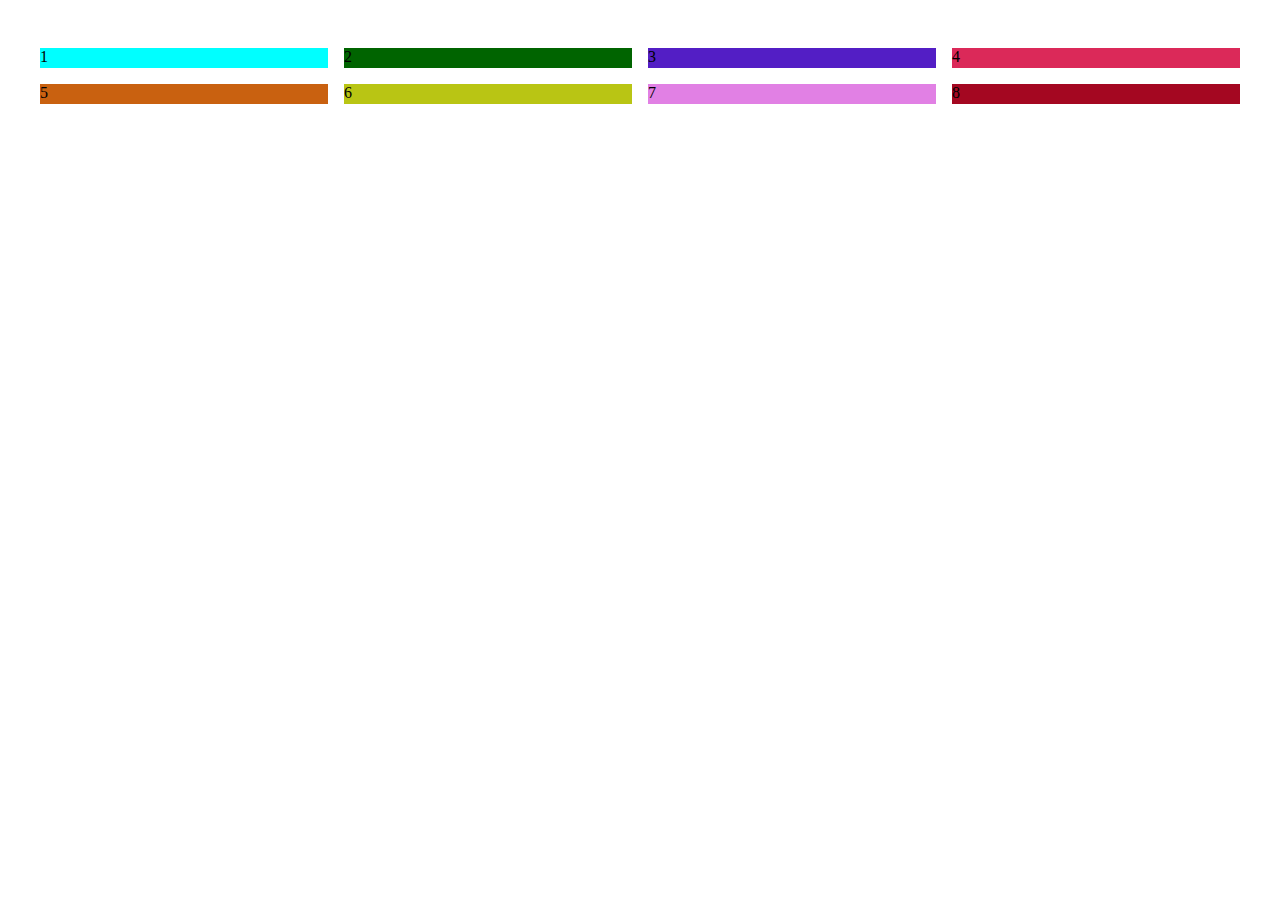
<file: 1/Index.html>
<!DOCTYPE html>
<html lang="en">
<head>
    <meta charset="UTF-8">
    <meta http-equiv="X-UA-Compatible" content="IE=edge">
    <meta name="viewport" content="width=device-width, initial-scale=1.0">
    <link rel="stylesheet" href="style.css">
    <title>Color</title>
</head>
<body>
    <div class="box">
    <div class="Colors">1</div>
    <div class="Colors">2</div>
    <div class="Colors">3</div>
    <div class="Colors">4</div>
    <div class="Colors">5</div>
    <div class="Colors">6</div>
    <div class="Colors">7</div>
    <div class="Colors">8</div>
</div>
</body>
</html>
</file>
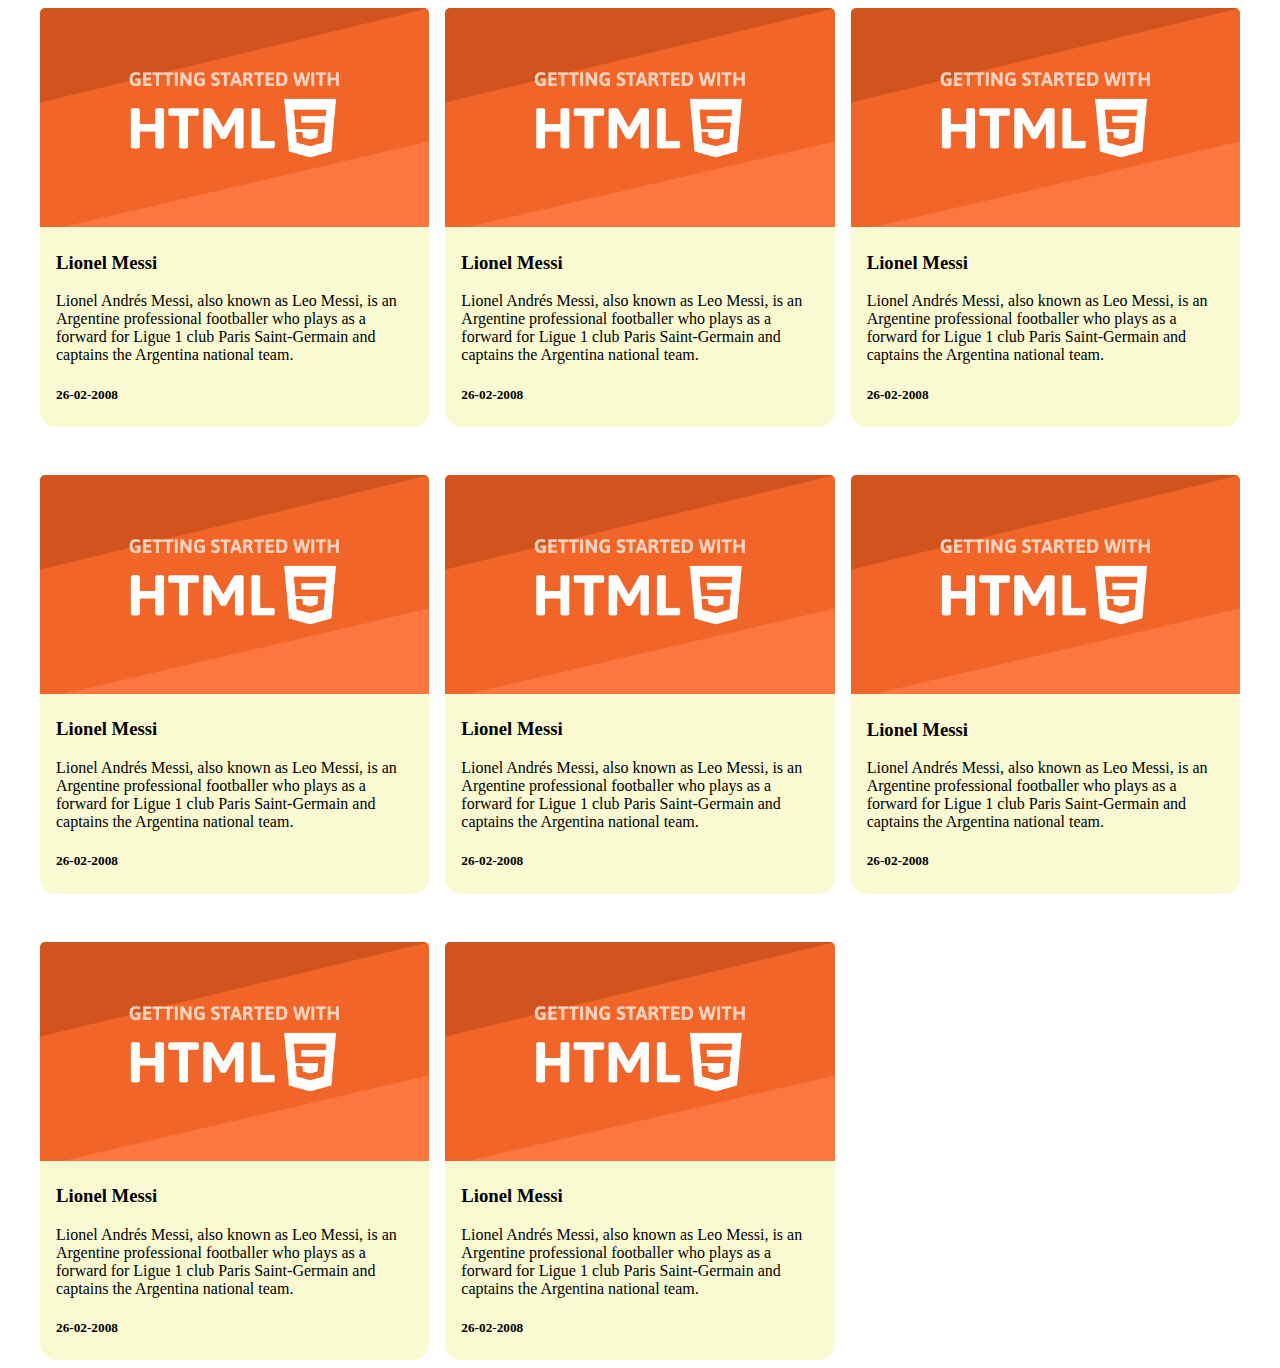
<file: 2/index.html>
<!DOCTYPE html>
<html lang="en">
<head>
    <meta charset="UTF-8">
    <meta http-equiv="X-UA-Compatible" content="IE=edge">
    <meta name="viewport" content="width=device-width, initial-scale=1.0">
    <link rel="stylesheet" href="style.css">
    <title>Card</title>
</head>

<body>
    <div class="card-box">
        <article class="card">
            <img class="thumbnail" src="/2/assets/html.png "alt="Avatar">
            <div class="card-content">
              <h3>Lionel Messi</h3>
              <p>Lionel Andrés Messi, also known as Leo Messi, 
                is an Argentine professional footballer who plays as a forward for Ligue 1 club Paris Saint-Germain
                 and captains the Argentina national team.</p>
              <h5>26-02-2008</h5>
            </div>
        </article>

        <article class="card">
                <img class="thumbnail" src="/2/assets/html.png" alt="Avatar">
                <div class="card-content">
                  <h3>Lionel Messi</h3>
                  <p>Lionel Andrés Messi, also known as Leo Messi, 
                is an Argentine professional footballer who plays as a forward for Ligue 1 club Paris Saint-Germain
                 and captains the Argentina national team.</p>
                  <h5>26-02-2008</h5>
                </div>
        </article>

        <article class="card">
                <img class="thumbnail" src="/2/assets/html.png" alt="Avatar">
                <div class="card-content">
                  <h3>Lionel Messi</h3>
                  <p>Lionel Andrés Messi, also known as Leo Messi, 
                is an Argentine professional footballer who plays as a forward for Ligue 1 club Paris Saint-Germain
                 and captains the Argentina national team.</p>
                  <h5>26-02-2008</h5>
                </div>
        </article>

        <article class="card">
                <img class="thumbnail" src="/2/assets/html.png" alt="Avatar">
                <div class="card-content">
                  <h3>Lionel Messi</h3>
                  <p>Lionel Andrés Messi, also known as Leo Messi, 
                is an Argentine professional footballer who plays as a forward for Ligue 1 club Paris Saint-Germain
                 and captains the Argentina national team.</p>
                  <h5>26-02-2008</h5>
                </div>
        </article>

        <article class="card">
                <img class="thumbnail" src="/2/assets/html.png" alt="Avatar">
                <div class="card-content">
                  <h3>Lionel Messi</h3>
                  <p>Lionel Andrés Messi, also known as Leo Messi, 
                is an Argentine professional footballer who plays as a forward for Ligue 1 club Paris Saint-Germain
                 and captains the Argentina national team.</p>
                  <h5>26-02-2008</h5>
                </div>
        </article>

        <article class="card">
                <img class="thumbnail" src="/2/assets/html.png" alt="Avatar">
                <div class="card-content">
                  <h3>Lionel Messi</h3>
                  <p>Lionel Andrés Messi, also known as Leo Messi, 
                is an Argentine professional footballer who plays as a forward for Ligue 1 club Paris Saint-Germain
                 and captains the Argentina national team.</p>
                  <h5>26-02-2008</h5>
                </div>
        </article>

        <article class="card">
                <img class="thumbnail" src="/2/assets/html.png" alt="Avatar">
                <div class="card-content">
                  <h3>Lionel Messi</h3>
                  <p>Lionel Andrés Messi, also known as Leo Messi, 
                is an Argentine professional footballer who plays as a forward for Ligue 1 club Paris Saint-Germain
                 and captains the Argentina national team.</p>
                  <h5>26-02-2008</h5>
                </div>
        </article>

        <article class="card">
                <img class="thumbnail" src="/2/assets/html.png" alt="Avatar">
                <div class="card-content">
                  <h3>Lionel Messi</h3>
                  <p>Lionel Andrés Messi, also known as Leo Messi, 
                is an Argentine professional footballer who plays as a forward for Ligue 1 club Paris Saint-Germain
                 and captains the Argentina national team.</p>
                  <h5>26-02-2008</h5>
                </div>
        </article>
      </div>
</body>
</html>
</file>
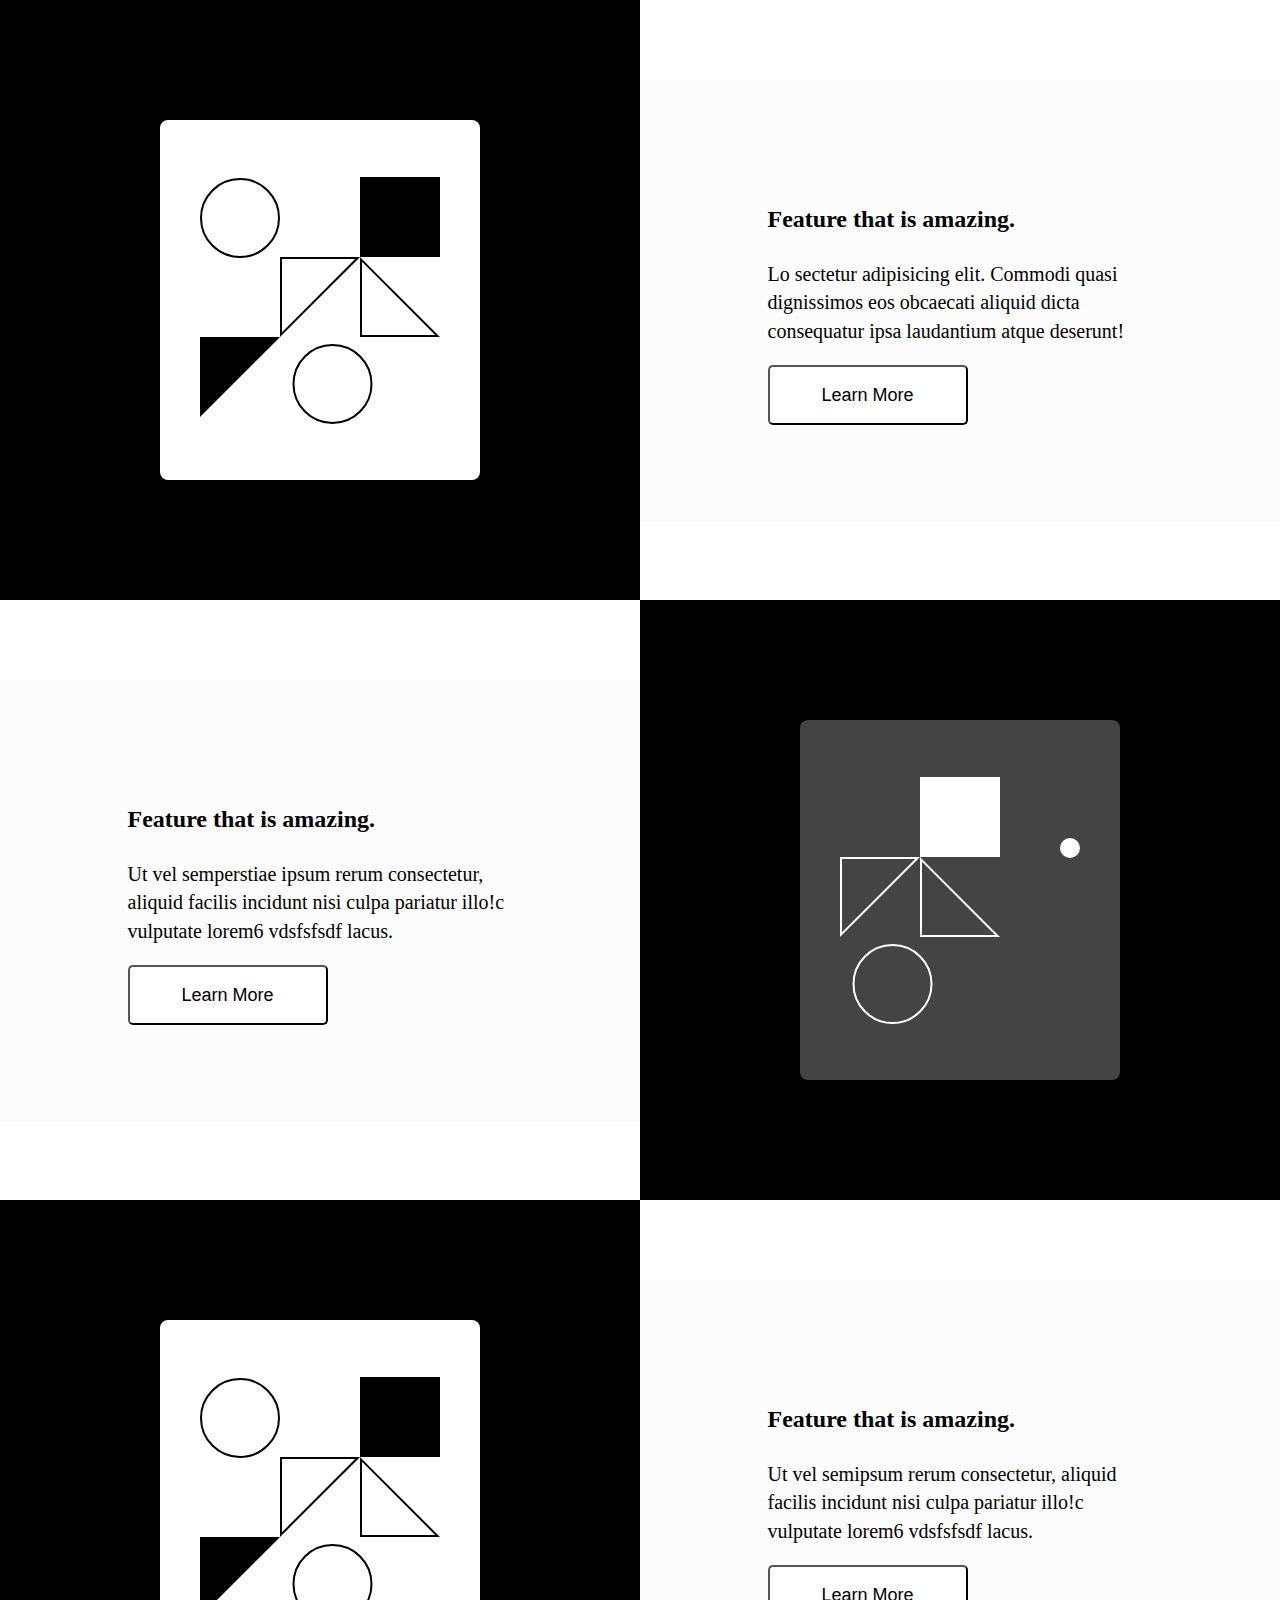
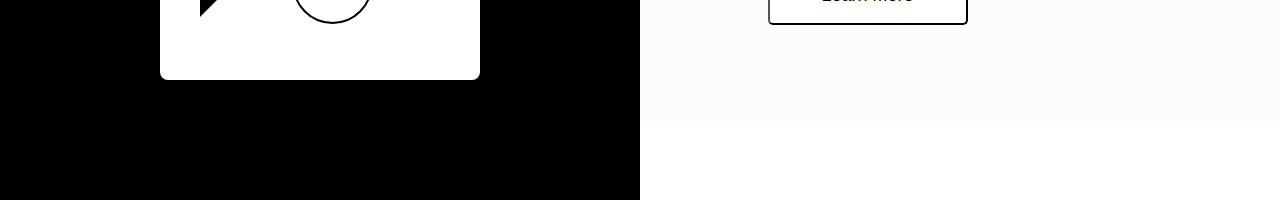
<file: 3/index.html>
<!DOCTYPE html>
<html lang="en">
<head>
    <meta charset="UTF-8">
    <meta name="viewport" content="width=, initial-scale=1.0">
    <link rel="stylesheet" href="style.css">
    <title>Figma</title>

</head>

<body>

    <div class="column">
        <div class="flexy">
            <div class="black">
                <div class="test">
                    <img src="assets/no3_logo1.svg">
                </div>
            </div>

            <div class="white">
                <div class="text">
                    <p class="heading">Feature that is amazing.</p>
                    <p class="para">Lo sectetur adipisicing elit. Commodi quasi dignissimos eos obcaecati aliquid dicta consequatur ipsa laudantium atque deserunt!</p>
                    <button class="btn">Learn More</button>
                </div>
            </div>
        </div>



        <div class="flexed">

            <div class="white">
                <div class="text">
                    <p class="heading">Feature that is amazing.</p>
                    <p class="para"> Ut vel semperstiae ipsum rerum consectetur, aliquid facilis incidunt nisi culpa
                        pariatur illo!c vulputate lorem6 vdsfsfsdf lacus.</p>
                    <button class="btn">Learn More</button>
                </div>
            </div>


            <div class="black">
                <div class="grey">
                    <img  src="assets/white_logo.svg">
                </div>
            </div>
        </div>



        <div class="flexy">
            <div class="black">
                <div class="test">
                    <img src="assets/no3_logo1.svg">
                </div>
            </div>


            <div class="white">
                <div class="text">
                    <p class="heading">Feature that is amazing.</p>
                    <p class="para"> Ut vel semipsum rerum consectetur, aliquid facilis incidunt nisi culpa pariatur
                        illo!c vulputate lorem6 vdsfsfsdf lacus.</p>
                    <button class="btn">Learn More</button>
                </div>
            </div>  
        </div>
        
    </div>
</body>

</html>
</file>
<file: 1/style.css>
body, html {
  margin: 0;
  padding: 16px 0;
}

.box {
  display: grid;
  grid-template-columns: repeat(4, 1fr);
  gap: 16px;
  flex-wrap: wrap;
  max-width: 1200px;
  margin: auto;
  padding: 16px 0;
}

.Colors {
  width: 100%;
  height: 20px;
}

.Colors:nth-child(1) {
  background-color: aqua;
}

.Colors:nth-child(2) {
  background-color: darkgreen;
}

.Colors:nth-child(3) {
  background-color: rgb(83, 30, 197);
}

.Colors:nth-child(4) {
  background-color: rgb(219, 41, 89);
}

.Colors:nth-child(5) {
  background-color: rgb(201, 97, 16);
}

.Colors:nth-child(6) {
  background-color: rgb(185, 197, 20);
}

.Colors:nth-child(7) {
  background-color: rgb(225, 128, 228);
}

.Colors:nth-child(8) {
  background-color: rgb(164, 7, 33);
}

@media (max-width: 768px) {
  .box {
      grid-template-columns: 1fr 1fr;
      grid-row:1fr 1fr 1fr 1fr;
  }
}
</file>
<file: 2/style.css>
.card-box {
  display: grid;
  grid-template-columns: repeat(3, 1fr);
  justify-items: center;
  align-content: start;
  max-width: 1200px;
  margin: auto;
  grid-column-gap: 16px;
  grid-row-gap: 48px;
}

h3{
  font-weight: bold;
}

article:hover {
  box-shadow: 0 5px 15px rgba(10, 10, 10, 0.3);
}

.thumbnail {
  width: 100%;
  height: auto;
  border-radius: 5px 5px 0 0;
}

.card-content {
  padding: 2px 16px;
}

img{
  width: 100%;
}

.card {
  background-color: lightgoldenrodyellow;
  border: 1px;
  border-radius: 16px; 
  transition: 0.3s;
}

@media (max-width: 768px) {
  .card-box {
      grid-template-columns: 1fr;
      grid-template-rows: 1fr 1fr 1fr 1fr 1fr 1fr 1fr 1fr;
  }
}
</file>
<file: 3/style.css>
* {
  box-sizing: border-box;
}

body{
  margin: 0;
}
.column {
  display: flex;
  flex-direction: column;
  flex-wrap: wrap;
}
.flexy {
  display: flex;
  flex-wrap: wrap;
  flex: 50%;
  align-items: center;
}

.flexed {
  display: flex;
  flex-wrap: wrap;
  flex: 50%;
  align-items: center;
}

.black{
  background-color: rgb(0, 0, 0);
  flex: 50%;
  display: flex;
  width: 720px;
  height: 600px;
  align-items: center;
  justify-content: center;
}
.white{
  background-color: rgb(252, 252, 252);
  flex: 50%;
  display: flex;
  width: 720px;
  /* height: 600px; */
  align-items: center;
  justify-content: center;
}


.test {
  background-color: white;
  width: 320px;
  height: 360px;
  display: flex;
  justify-content: center;
  align-items: center;
  border-radius: 8px;
}

.grey{
  background-color: #444444;
  width: 320px;
  height: 360px;
  display: flex;
  justify-content: center;
  align-items: center;
  border-radius: 8px;
}

img {

  width: 240px;
  height: 247px;
}

.text {
  max-width: 385px;
  height: 243px;
  margin-top: 100px;
  margin-bottom: 100px;
  justify-content: center;
  align-items: center;
  
}


.heading{
  font-weight: 700;
  font-size: 24px;
  font-weight: 700;
  line-height: 33.75px;

}
.para{
  font-weight: 400;
  font-size: 20px;
  line-height: 28.13px;
  width: 385px;
  height: 85px;
}
.btn{
  background-color: white;
  font-size: 18px;
  min-width: 200px; 
  height: 60px;
  border-radius: 5px;
  font-weight: 400;
  line-height: 24.26px;
  align-items: center;
}

@media (max-width: 768px) {
  .flexed {
      display: flex;
      flex-wrap: wrap-reverse;         
  }
  
  .white {
      flex: 100%;
  }
  .btn{
      width: 100%;
  }
  .heading{
      font-size:35px;
  }

}
</file>
